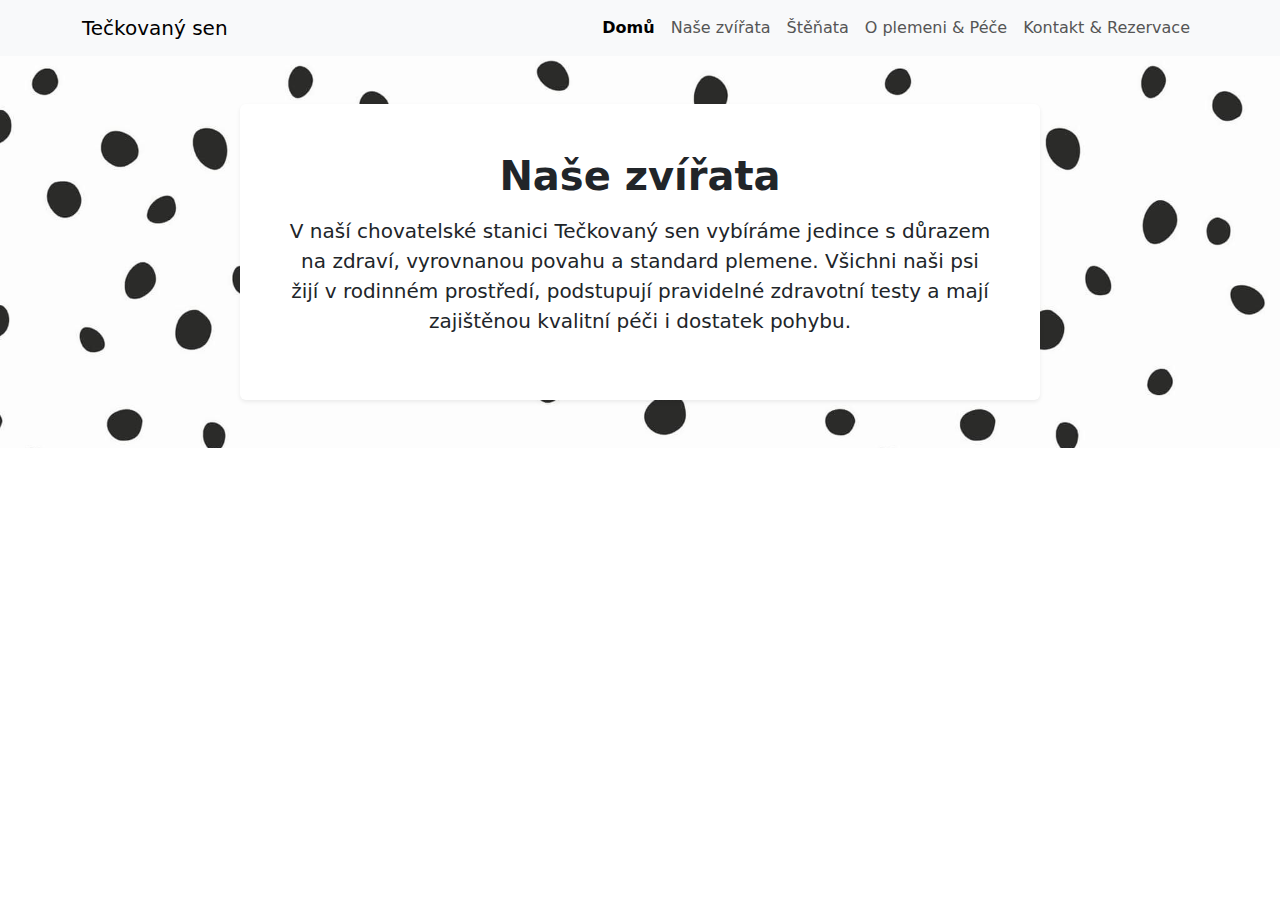
<file: Domů.html>
<!DOCTYPE html>
<html lang="cs">

<head>
  <meta charset="UTF-8">
  <meta name="viewport" content="width=device-width, initial-scale=1.0">
  <title>Naše zvířata | Chovatelská stanice Tečkovaný sen</title>
  <link rel="stylesheet" href="style.css">
  <link href="https://cdn.jsdelivr.net/npm/bootstrap@5.3.8/dist/css/bootstrap.min.css" rel="stylesheet">
</head>

<body>

  <nav class="navbar sticky-top navbar-expand-lg navbar-light bg-light">
    <div class="container">
      <a class="navbar-brand" href="index.html">Tečkovaný sen</a>
      <button class="navbar-toggler" type="button" data-bs-toggle="collapse" data-bs-target="#navbarNav"
        aria-controls="navbarNav" aria-expanded="false" aria-label="Toggle navigation">
        <span class="navbar-toggler-icon"></span>
      </button>
      <div class="collapse navbar-collapse" id="navbarNav">
        <ul class="navbar-nav ms-auto">
          <li class="nav-item">
            <a class="nav-link active" aria-current="page" href="Domů.html">Domů</a>
          </li>
          <li class="nav-item">
            <a class="nav-link" href="nasezvirata.html">Naše zvířata</a>
          </li>
          <li class="nav-item">
            <a class="nav-link" href="stenata.html">Štěňata</a>
          </li>
          <li class="nav-item">
            <a class="nav-link" href="oplemeni-pece.html">O plemeni & Péče</a>
          </li>
          <li class="nav-item">
            <a class="nav-link" href="kontakt-rezervace.html">Kontakt & Rezervace</a>
          </li>
        </ul>
      </div>
    </div>
  </nav>





  <section class="py-5 text-center" style="
  background-image: url('fotky/fleky.jpg'); 
  background-repeat: no-repeat;
  background-size: cover;
  background-position: center;">

    <div class="container">
      <div class="p-5 bg-white rounded shadow-sm" style="max-width: 800px; margin: auto;">
        <h1 class="fw-bold mb-3">Naše zvířata</h1>
        <p class="lead">
          V naší chovatelské stanici <strong>Tečkovaný sen</strong> vybíráme jedince s důrazem na zdraví, vyrovnanou
          povahu a standard plemene.
          Všichni naši psi žijí v rodinném prostředí, podstupují pravidelné zdravotní testy a mají zajištěnou kvalitní
          péči i dostatek pohybu.
        </p>
      </div>
    </div>
  </section>
</file>
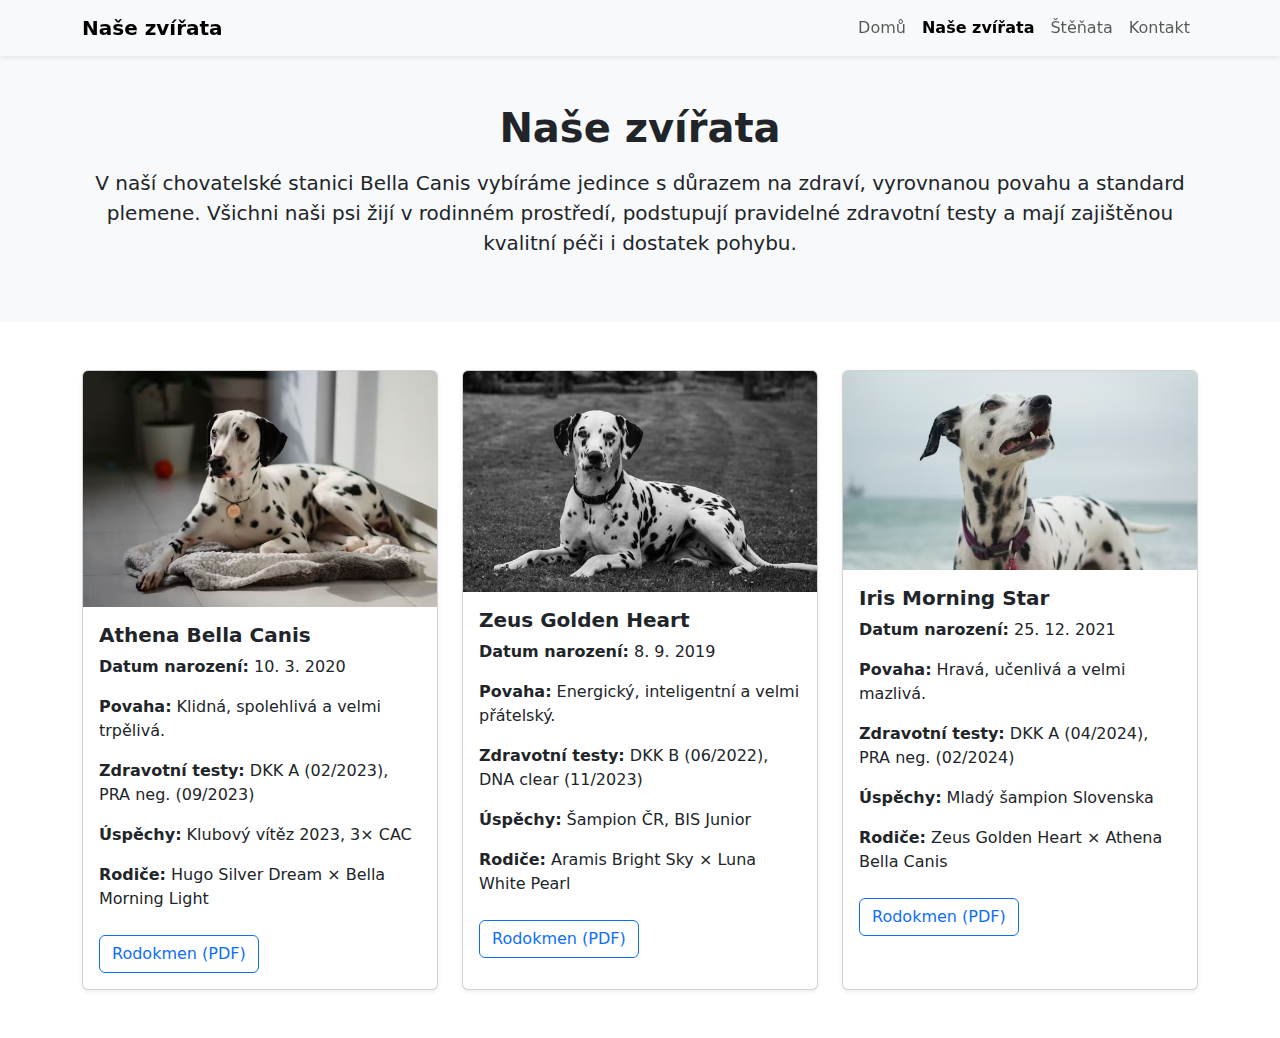
<file: nasezvirata.html>
<!DOCTYPE html>
<html lang="cs">
<head>
    <meta charset="UTF-8">
    <meta name="viewport" content="width=device-width, initial-scale=1.0">
    <title>Naše zvířata | Chovatelská stanice </title>
    <link href="https://cdn.jsdelivr.net/npm/bootstrap@5.3.8/dist/css/bootstrap.min.css" rel="stylesheet">
</head>
<body>


<nav class="navbar navbar-expand-lg navbar-light bg-light shadow-sm sticky-top">
  <div class="container">
    <a class="navbar-brand fw-bold" href="index.html">Naše zvířata</a>
    <button class="navbar-toggler" type="button" data-bs-toggle="collapse" data-bs-target="#navbarNav">
      <span class="navbar-toggler-icon"></span>
    </button>
    <div class="collapse navbar-collapse" id="navbarNav">
      <ul class="navbar-nav ms-auto">
        <li class="nav-item"><a class="nav-link" href="index.html">Domů</a></li>
        <li class="nav-item"><a class="nav-link active fw-semibold" href="nase-zvirata.html">Naše zvířata</a></li>
        <li class="nav-item"><a class="nav-link" href="stenata.html">Štěňata</a></li>
        <li class="nav-item"><a class="nav-link" href="kontakt.html">Kontakt</a></li>
      </ul>
    </div>
  </div>
</nav>


<section class="py-5 bg-light text-center">
  <div class="container">
    <h1 class="fw-bold mb-3">Naše zvířata</h1>
    <p class="lead">V naší chovatelské stanici Bella Canis vybíráme jedince s důrazem na zdraví, vyrovnanou povahu a standard plemene. Všichni naši psi žijí v rodinném prostředí, podstupují pravidelné zdravotní testy a mají zajištěnou kvalitní péči i dostatek pohybu.</p>
  </div>
</section>


<section class="py-5">
  <div class="container">
    <div class="row g-4">

  
      <div class="col-md-6 col-lg-4">
        <div class="card h-100 shadow-sm">
          <img src="Athena.avif" class="card-img-top" alt="Athena">
          <div class="card-body">
            <h5 class="card-title fw-bold">Athena Bella Canis</h5>
            <p><strong>Datum narození:</strong> 10. 3. 2020</p>
            <p><strong>Povaha:</strong> Klidná, spolehlivá a velmi trpělivá.</p>
            <p><strong>Zdravotní testy:</strong> DKK A (02/2023), PRA neg. (09/2023)</p>
            <p><strong>Úspěchy:</strong> Klubový vítěz 2023, 3× CAC</p>
            <p><strong>Rodiče:</strong> Hugo Silver Dream × Bella Morning Light</p>
            <a href="docs/athena-rodokmen.pdf" class="btn btn-outline-primary mt-2">Rodokmen (PDF)</a>
          </div>
        </div>
      </div>

   
      <div class="col-md-6 col-lg-4">
        <div class="card h-100 shadow-sm">
          <img src="Zeus.avif" class="card-img-top" alt="Zeus">
          <div class="card-body">
            <h5 class="card-title fw-bold">Zeus Golden Heart</h5>
            <p><strong>Datum narození:</strong> 8. 9. 2019</p>
            <p><strong>Povaha:</strong> Energický, inteligentní a velmi přátelský.</p>
            <p><strong>Zdravotní testy:</strong> DKK B (06/2022), DNA clear (11/2023)</p>
            <p><strong>Úspěchy:</strong> Šampion ČR, BIS Junior</p>
            <p><strong>Rodiče:</strong> Aramis Bright Sky × Luna White Pearl</p>
            <a href="docs/zeus-rodokmen.pdf" class="btn btn-outline-primary mt-2">Rodokmen (PDF)</a>
          </div>
        </div>
      </div>

      <div class="col-md-6 col-lg-4">
        <div class="card h-100 shadow-sm">
          <img src="Iris.avif" class="card-img-top" alt="Iris">
          <div class="card-body">
            <h5 class="card-title fw-bold">Iris Morning Star</h5>
            <p><strong>Datum narození:</strong> 25. 12. 2021</p>
            <p><strong>Povaha:</strong> Hravá, učenlivá a velmi mazlivá.</p>
            <p><strong>Zdravotní testy:</strong> DKK A (04/2024), PRA neg. (02/2024)</p>
            <p><strong>Úspěchy:</strong> Mladý šampion Slovenska</p>
            <p><strong>Rodiče:</strong> Zeus Golden Heart × Athena Bella Canis</p>
            <a href="docs/iris-rodokmen.pdf" class="btn btn-outline-primary mt-2">Rodokmen (PDF)</a>
          </div>
        </div>
      </div>

    </div>
  </div>
</section>



<script src="https://cdn.jsdelivr.net/npm/bootstrap@5.3.8/dist/js/bootstrap.bundle.min.js"></script>
</body>
</html>
</file>
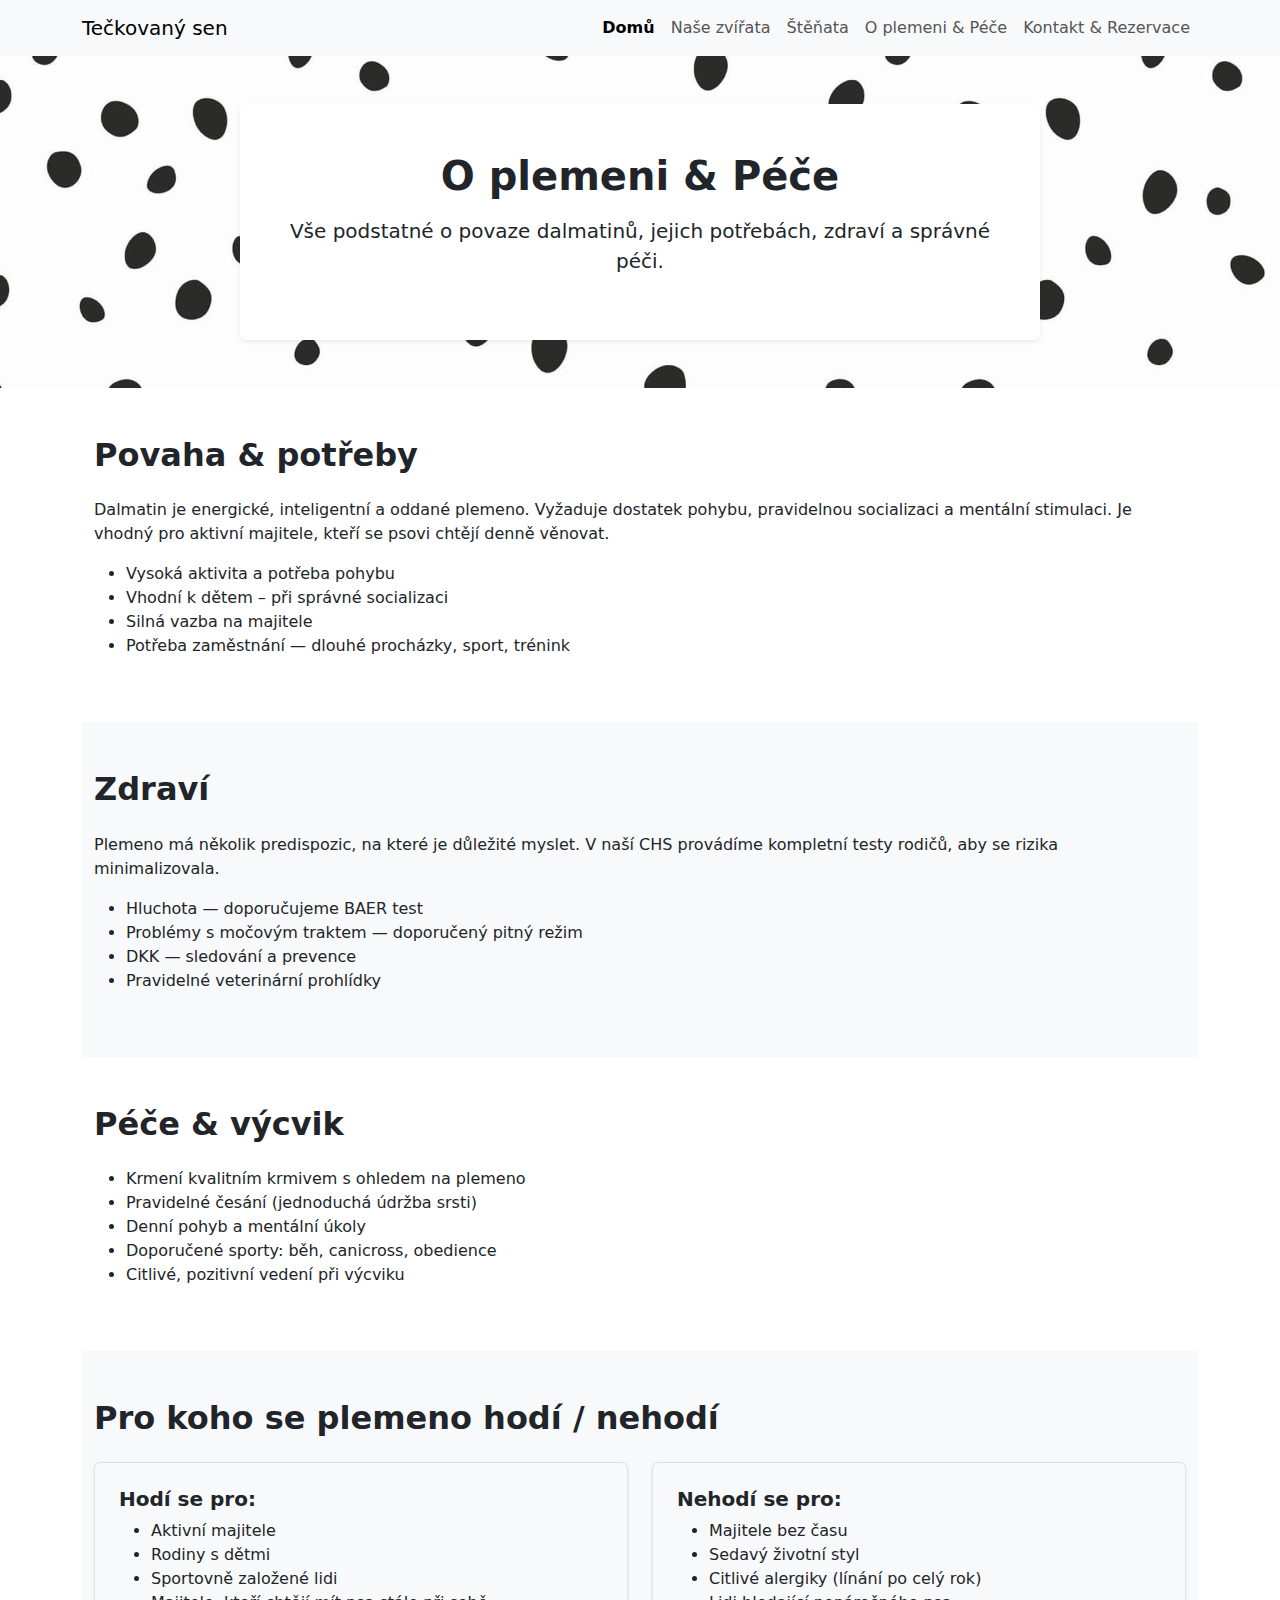
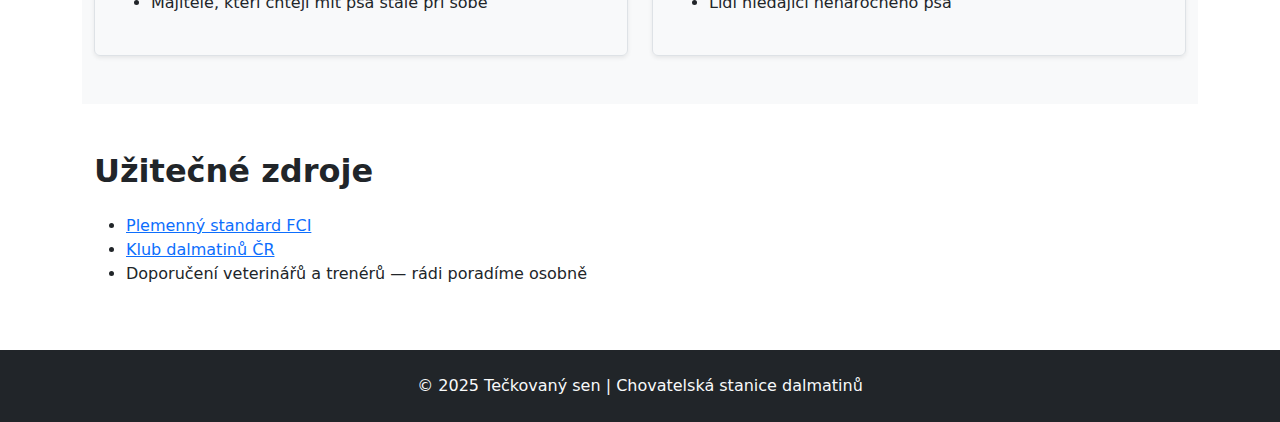
<file: oplemeni-pece.html>
<!DOCTYPE html>
<html lang="cs">

<head>
  <meta charset="UTF-8">
  <meta name="viewport" content="width=device-width, initial-scale=1.0">
  <title>O plemeni & Péče | Tečkovaný sen</title>
  <link rel="stylesheet" href="style.css">
  <link href="https://cdn.jsdelivr.net/npm/bootstrap@5.3.8/dist/css/bootstrap.min.css" rel="stylesheet">
</head>

<body>

  <nav class="navbar sticky-top navbar-expand-lg navbar-light bg-light">
    <div class="container">
      <a class="navbar-brand" href="index.html">Tečkovaný sen</a>
      <button class="navbar-toggler" type="button" data-bs-toggle="collapse" data-bs-target="#navbarNav"
        aria-controls="navbarNav" aria-expanded="false" aria-label="Toggle navigation">
        <span class="navbar-toggler-icon"></span>
      </button>
      <div class="collapse navbar-collapse" id="navbarNav">
        <ul class="navbar-nav ms-auto">
          <li class="nav-item">
            <a class="nav-link active" aria-current="page" href="index.html">Domů</a>
          </li>
          <li class="nav-item">
            <a class="nav-link" href="nasezvirata.html">Naše zvířata</a>
          </li>
          <li class="nav-item">
            <a class="nav-link" href="stenata.html">Štěňata</a>
          </li>
          <li class="nav-item">
            <a class="nav-link" href="oplemeni-pece.html">O plemeni & Péče</a>
          </li>
          <li class="nav-item">
            <a class="nav-link" href="kontakt-rezervace.html">Kontakt & Rezervace</a>
          </li>
        </ul>
      </div>
    </div>
  </nav>

  <section class="py-5 text-center" style="
  background-image: url('fotky/fleky.jpg'); 
  background-repeat: no-repeat;
  background-size: cover;
  background-position: center;">

    <div class="container">
      <div class="p-5 bg-white rounded shadow-sm" style="max-width: 800px; margin: auto;">
        <h1 class="fw-bold mb-3">O plemeni & Péče</h1>
        <p class="lead">
          Vše podstatné o povaze dalmatinů, jejich potřebách, zdraví a správné péči.
        </p>
      </div>
    </div>
  </section>

<div class="obsah-blok">
<div class="container">
  <section class="py-5">
    <div class="container">
      <h2 class="fw-bold mb-4">Povaha & potřeby</h2>
      <p>
        Dalmatin je energické, inteligentní a oddané plemeno. Vyžaduje dostatek pohybu, pravidelnou
        socializaci a mentální stimulaci. Je vhodný pro aktivní majitele, kteří se psovi chtějí denně věnovat.
      </p>

      <ul>
        <li>Vysoká aktivita a potřeba pohybu</li>
        <li>Vhodní k dětem – při správné socializaci</li>
        <li>Silná vazba na majitele</li>
        <li>Potřeba zaměstnání — dlouhé procházky, sport, trénink</li>
      </ul>
    </div>
  </section>



  <section class="py-5 bg-light">
    <div class="container">
      <h2 class="fw-bold mb-4 ">Zdraví</h2>
      <p>
        Plemeno má několik predispozic, na které je důležité myslet. V naší CHS provádíme kompletní testy
        rodičů, aby se rizika minimalizovala.
      </p>

      <ul>
        <li>Hluchota — doporučujeme BAER test</li>
        <li>Problémy s močovým traktem — doporučený pitný režim</li>
        <li>DKK — sledování a prevence</li>
        <li>Pravidelné veterinární prohlídky</li>
      </ul>
    </div>
  </section>


  <section class="py-5">
    <div class="container">
      <h2 class="fw-bold mb-4">Péče & výcvik</h2>
      <ul>
        <li>Krmení kvalitním krmivem s ohledem na plemeno</li>
        <li>Pravidelné česání (jednoduchá údržba srsti)</li>
        <li>Denní pohyb a mentální úkoly</li>
        <li>Doporučené sporty: běh, canicross, obedience</li>
        <li>Citlivé, pozitivní vedení při výcviku</li>
      </ul>
    </div>
  </section>


  <section class="py-5 bg-light">
    <div class="container">
      <h2 class="fw-bold mb-4">Pro koho se plemeno hodí / nehodí</h2>

      <div class="row row-cols-1 row-cols-md-2 g-4">

        <div class="col-md-6">
          <div class="p-4 border rounded  h-100 shadow-sm">
            <h5 class="fw-bold">Hodí se pro:</h5>
            <ul>
              <li>Aktivní majitele</li>
              <li>Rodiny s dětmi</li>
              <li>Sportovně založené lidi</li>
              <li>Majitele, kteří chtějí mít psa stále při sobě</li>
            </ul>
          </div>
        </div>

        <div class="col-md-6">
          <div class="p-4 border rounded  h-100 shadow-sm">
            <h5 class="fw-bold ">Nehodí se pro:</h5>
            <ul>
              <li>Majitele bez času</li>
              <li>Sedavý životní styl</li>
              <li>Citlivé alergiky (línání po celý rok)</li>
              <li>Lidi hledající nenáročného psa</li>
            </ul>
          </div>
        </div>
      </div>

    </div>
  </section>



  <section class="py-5">
    <div class="container">
      <h2 class="fw-bold mb-4">Užitečné zdroje</h2>
      <ul>
        <li><a href="">Plemenný standard FCI</a></li>
        <li><a href="">Klub dalmatinů ČR</a></li>
        <li>Doporučení veterinářů a trenérů — rádi poradíme osobně</li>
      </ul>
    </div>
  </section>
</div> 
</div>
  <footer class="text-center py-4 bg-dark text-light">
    <p class="mb-0">© 2025 Tečkovaný sen | Chovatelská stanice dalmatinů</p>
  </footer>


  <script src="https://cdn.jsdelivr.net/npm/bootstrap@5.3.8/dist/js/bootstrap.bundle.min.js"></script>
</body>

</html>
</file>
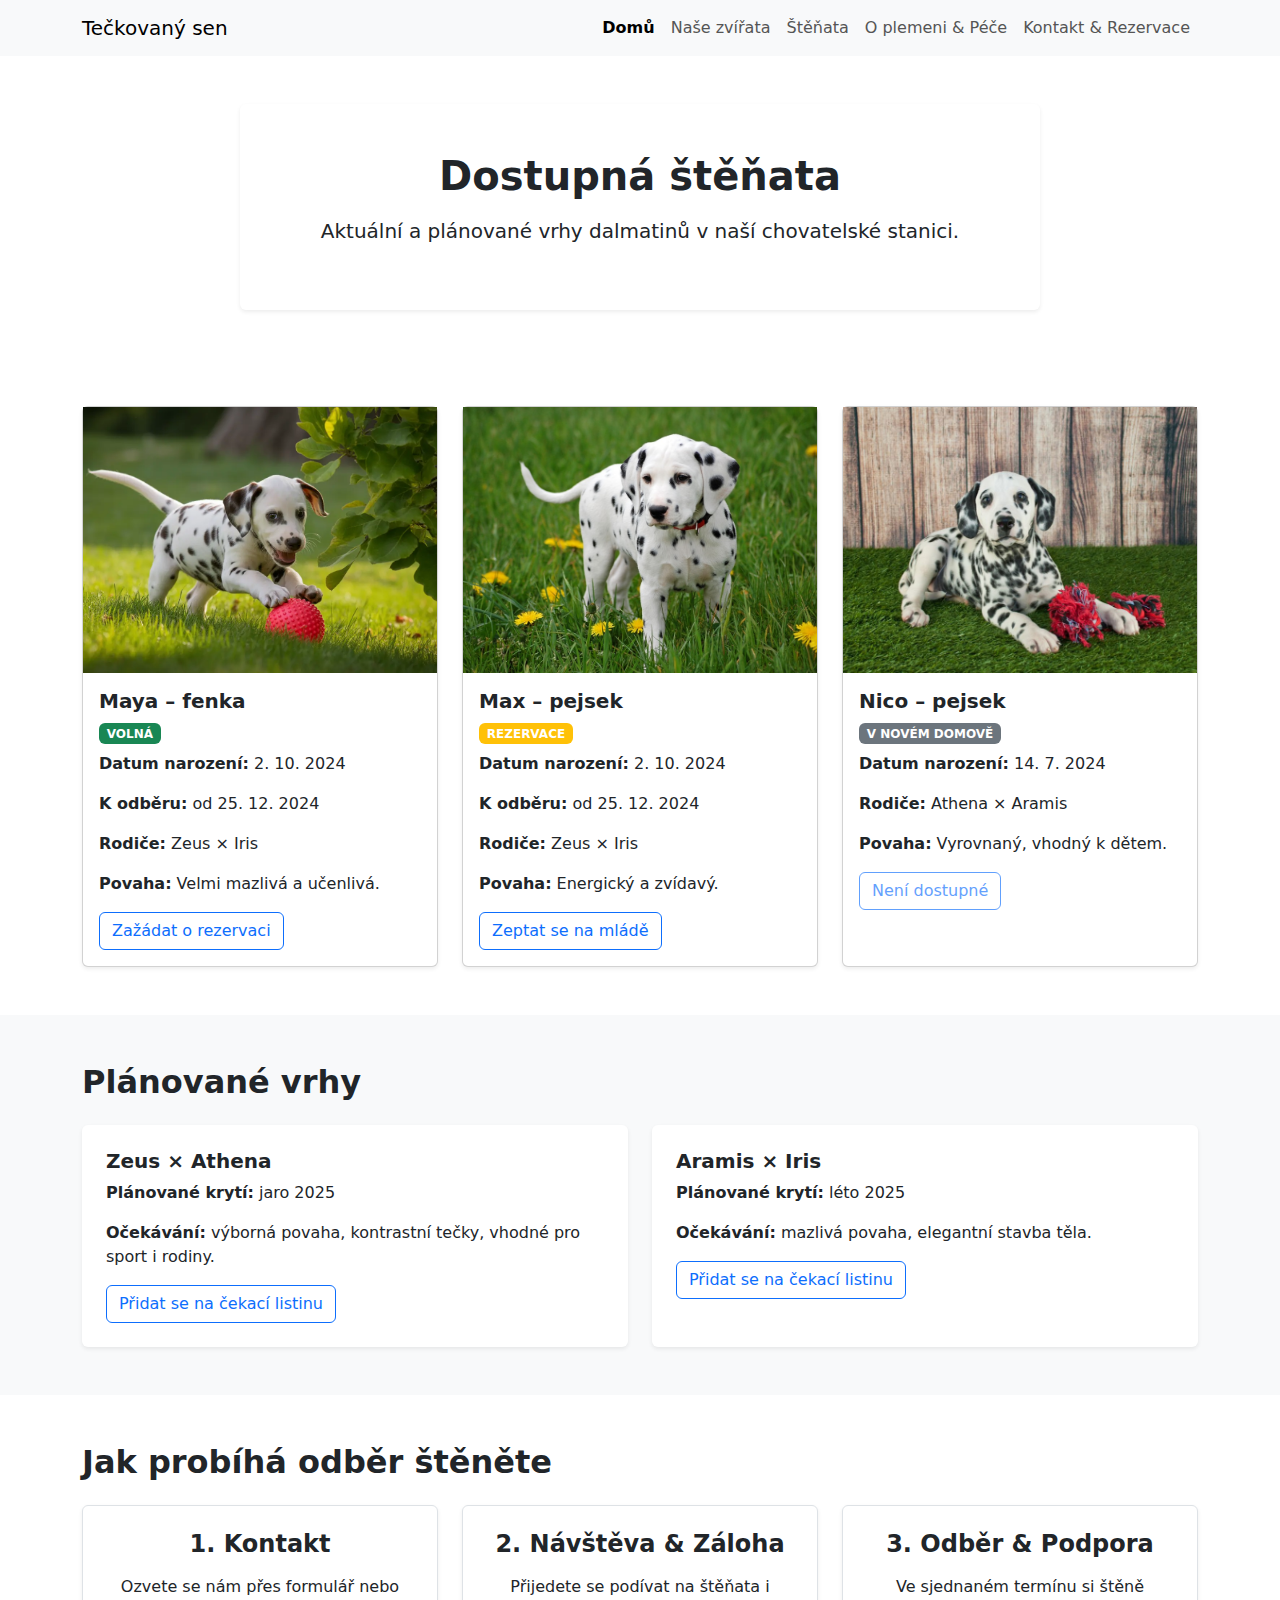
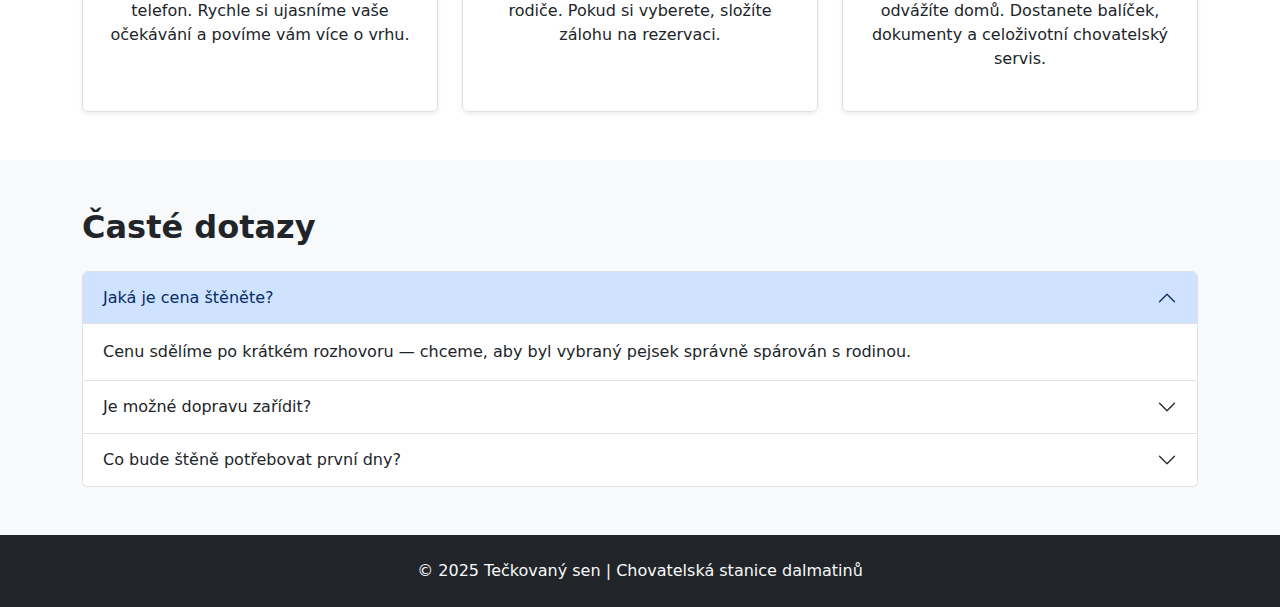
<file: stenata.html>
<!DOCTYPE html>
<html lang="cs">

<head>
  <meta charset="UTF-8">
  <meta name="viewport" content="width=device-width, initial-scale=1.0">
  <title>Štěňata | Chovatelská stanice Tečkovaný sen</title>
  <link rel="stylesheet" href="style.css">
  <link href="https://cdn.jsdelivr.net/npm/bootstrap@5.3.8/dist/css/bootstrap.min.css" rel="stylesheet">
</head>

<body>



  <nav class="navbar sticky-top navbar-expand-lg navbar-light bg-light">
    <div class="container">
      <a class="navbar-brand" href="index.html">Tečkovaný sen</a>
      <button class="navbar-toggler" type="button" data-bs-toggle="collapse" data-bs-target="#navbarNav"
        aria-controls="navbarNav" aria-expanded="false" aria-label="Toggle navigation">
        <span class="navbar-toggler-icon"></span>
      </button>
      <div class="collapse navbar-collapse" id="navbarNav">
        <ul class="navbar-nav ms-auto">
          <li class="nav-item">
            <a class="nav-link active" aria-current="page" href="index.html">Domů</a>
          </li>
          <li class="nav-item">
            <a class="nav-link" href="nasezvirata.html">Naše zvířata</a>
          </li>
          <li class="nav-item">
            <a class="nav-link" href="stenata.html">Štěňata</a>
          </li>
          <li class="nav-item">
            <a class="nav-link" href="oplemeni-pece.html">O plemeni & Péče</a>
          </li>
          <li class="nav-item">
            <a class="nav-link" href="kontakt-rezervace.html">Kontakt & Rezervace</a>
          </li>
        </ul>
      </div>
    </div>
  </nav>


<section class="py-5 text-center sekce">


    <div class="container">
      <div class="p-5 bg-white rounded shadow-sm" style="max-width: 800px; margin: auto;">
        <h1 class="fw-bold mb-3">Dostupná štěňata</h1>
        <p class="lead">
          Aktuální a plánované vrhy dalmatinů v naší chovatelské stanici.
        </p>
      </div>
    </div>
  </section>


  <section class="py-5">
    <div class="container">
      <div class="row g-4">


        <div class="col-md-6 col-lg-4">
          <div class="card h-100 shadow-sm">
            <div class="ratio ratio-4x3">
              <img src="fotky/stene1.webp" class="img-fluid object-fit-cover" alt="Athena">
            </div>
            <div class="card-body">
              <h5 class="card-title fw-bold">Maya – fenka</h5>
              <span class="badge bg-success mb-2">VOLNÁ</span>
              <p><strong>Datum narození:</strong> 2. 10. 2024</p>
              <p><strong>K odběru:</strong> od 25. 12. 2024</p>
              <p><strong>Rodiče:</strong> Zeus × Iris</p>
              <p><strong>Povaha:</strong> Velmi mazlivá a učenlivá.</p>
              <a href="" class="btn btn-outline-primary ">Zažádat o rezervaci</a>
            </div>
          </div>
        </div>


        <div class="col-md-6 col-lg-4">
          <div class="card h-100 shadow-sm">
            <div class="ratio ratio-4x3">
              <img src="fotky/stene2.jpeg" class="img-fluid object-fit-cover" alt="Zeus">
            </div>
            <div class="card-body">
              <h5 class="card-title fw-bold">Max – pejsek</h5>
              <span class="badge bg-warning mb-2">REZERVACE</span>
              <p><strong>Datum narození:</strong> 2. 10. 2024</p>
              <p><strong>K odběru:</strong> od 25. 12. 2024</p>
              <p><strong>Rodiče:</strong> Zeus × Iris</p>
              <p><strong>Povaha:</strong> Energický a zvídavý.</p>
              <a href="" class="btn btn-outline-primary">Zeptat se na mládě</a>
            </div>
          </div>
        </div>


        <div class="col-md-6 col-lg-4">
          <div class="card h-100 shadow-sm">
            <div class="ratio ratio-4x3">
              <img src="fotky/stene3.jpg" class="img-fluid object-fit-cover" alt="Iris">
            </div>
            <div class="card-body">
              <h5 class="card-title fw-bold">Nico – pejsek</h5>
              <span class="badge bg-secondary mb-2">V NOVÉM DOMOVĚ</span>
              <p><strong>Datum narození:</strong> 14. 7. 2024</p>
              <p><strong>Rodiče:</strong> Athena × Aramis</p>
              <p><strong>Povaha:</strong> Vyrovnaný, vhodný k dětem.</p>
              <a href="" class="btn btn-outline-primary disabled">Není dostupné</a>
            </div>
          </div>
        </div>

      </div>
    </div>
  </section>





  <section class="py-5 bg-light">
    <div class="container">
      <h2 class="fw-bold mb-4">Plánované vrhy</h2>


      <div class="row row-cols-1 row-cols-md-2 g-4">

        <div class="col-md-6">
          <div class="p-4 bg-white rounded shadow-sm h-100">
            <h5 class="fw-bold">Zeus × Athena</h5>
            <p><strong>Plánované krytí:</strong> jaro 2025</p>
            <p><strong>Očekávání:</strong> výborná povaha, kontrastní tečky, vhodné pro sport i rodiny.</p>
            <a href="kontakt-rezervace.html" class="btn btn-outline-primary">Přidat se na čekací listinu</a>
          </div>
        </div>


        <div class="col-md-6">
          <div class="p-4 bg-white rounded shadow-sm h-100">
            <h5 class="fw-bold">Aramis × Iris</h5>
            <p><strong>Plánované krytí:</strong> léto 2025</p>
            <p><strong>Očekávání:</strong> mazlivá povaha, elegantní stavba těla.</p>
            <a href="kontakt-rezervace.html" class="btn btn-outline-primary">Přidat se na čekací listinu</a>
          </div>
        </div>

      </div>
    </div>
  </section>


  <section class="py-5 ">
    <div class="container">
      <h2 class="fw-bold mb-4 ">Jak probíhá odběr štěněte</h2>

      <div class="row row-cols-1 row-cols-md-3 g-4">

        <div class="col-md-4">
          <div class="p-4 border rounded text-center h-100 shadow-sm">
            <h4 class="fw-bold mb-3">1. Kontakt</h4>
            <p>Ozvete se nám přes formulář nebo telefon. Rychle si ujasníme vaše očekávání a povíme vám více o vrhu.</p>
          </div>
        </div>

        <div class="col-md-4">
          <div class="p-4 border rounded text-center h-100 shadow-sm">
            <h4 class="fw-bold mb-3">2. Návštěva & Záloha</h4>
            <p>Přijedete se podívat na štěňata i rodiče. Pokud si vyberete, složíte zálohu na rezervaci.</p>
          </div>
        </div>

        <div class="col-md-4">
          <div class="p-4 border rounded text-center h-100 shadow-sm">
            <h4 class="fw-bold mb-3">3. Odběr & Podpora</h4>
            <p>Ve sjednaném termínu si štěně odvážíte domů. Dostanete balíček, dokumenty a celoživotní chovatelský
              servis.</p>
          </div>
        </div>


      </div>
  </section>




  <section class="py-5  bg-light">
    <div class="container">
      <h2 class="fw-bold mb-4">Časté dotazy</h2>

      <div class="accordion" id="accordionExample">
        <div class="accordion-item">
          <h2 class="accordion-header">
            <button class="accordion-button" type="button" data-bs-toggle="collapse" data-bs-target="#collapseOne"
              aria-expanded="true" aria-controls="collapseOne">
              Jaká je cena štěněte?
            </button>
          </h2>
          <div id="collapseOne" class="accordion-collapse collapse show" data-bs-parent="#accordionExample">
            <div class="accordion-body">
              Cenu sdělíme po krátkém rozhovoru — chceme, aby byl vybraný pejsek správně spárován s rodinou.
            </div>
          </div>
        </div>
        <div class="accordion-item">
          <h2 class="accordion-header">
            <button class="accordion-button collapsed" type="button" data-bs-toggle="collapse"
              data-bs-target="#collapseTwo" aria-expanded="false" aria-controls="collapseTwo">
              Je možné dopravu zařídit?
            </button>
          </h2>
          <div id="collapseTwo" class="accordion-collapse collapse" data-bs-parent="#accordionExample">
            <div class="accordion-body">
              Ano, po domluvě pomůžeme s bezpečnou dopravou nebo doporučíme ověřené přepravce.
            </div>
          </div>
        </div>
        <div class="accordion-item">
          <h2 class="accordion-header">
            <button class="accordion-button collapsed" type="button" data-bs-toggle="collapse"
              data-bs-target="#collapseThree" aria-expanded="false" aria-controls="collapseThree">
              Co bude štěně potřebovat první dny?
            </button>
          </h2>
          <div id="collapseThree" class="accordion-collapse collapse" data-bs-parent="#accordionExample">
            <div class="accordion-body">
              Základní výbavu pošleme dopředu – pelíšek, misky, krmivo, obojek, hračky. Rádi vám poradíme.
            </div>
          </div>
        </div>
      </div>
  </section>


  
  <footer class="text-center py-4 bg-dark text-light">
    <p class="mb-0">© 2025 Tečkovaný sen | Chovatelská stanice dalmatinů</p>
  </footer>

  <script src="https://cdn.jsdelivr.net/npm/bootstrap@5.3.8/dist/js/bootstrap.bundle.min.js"></script>
</body>

</html>
</file>
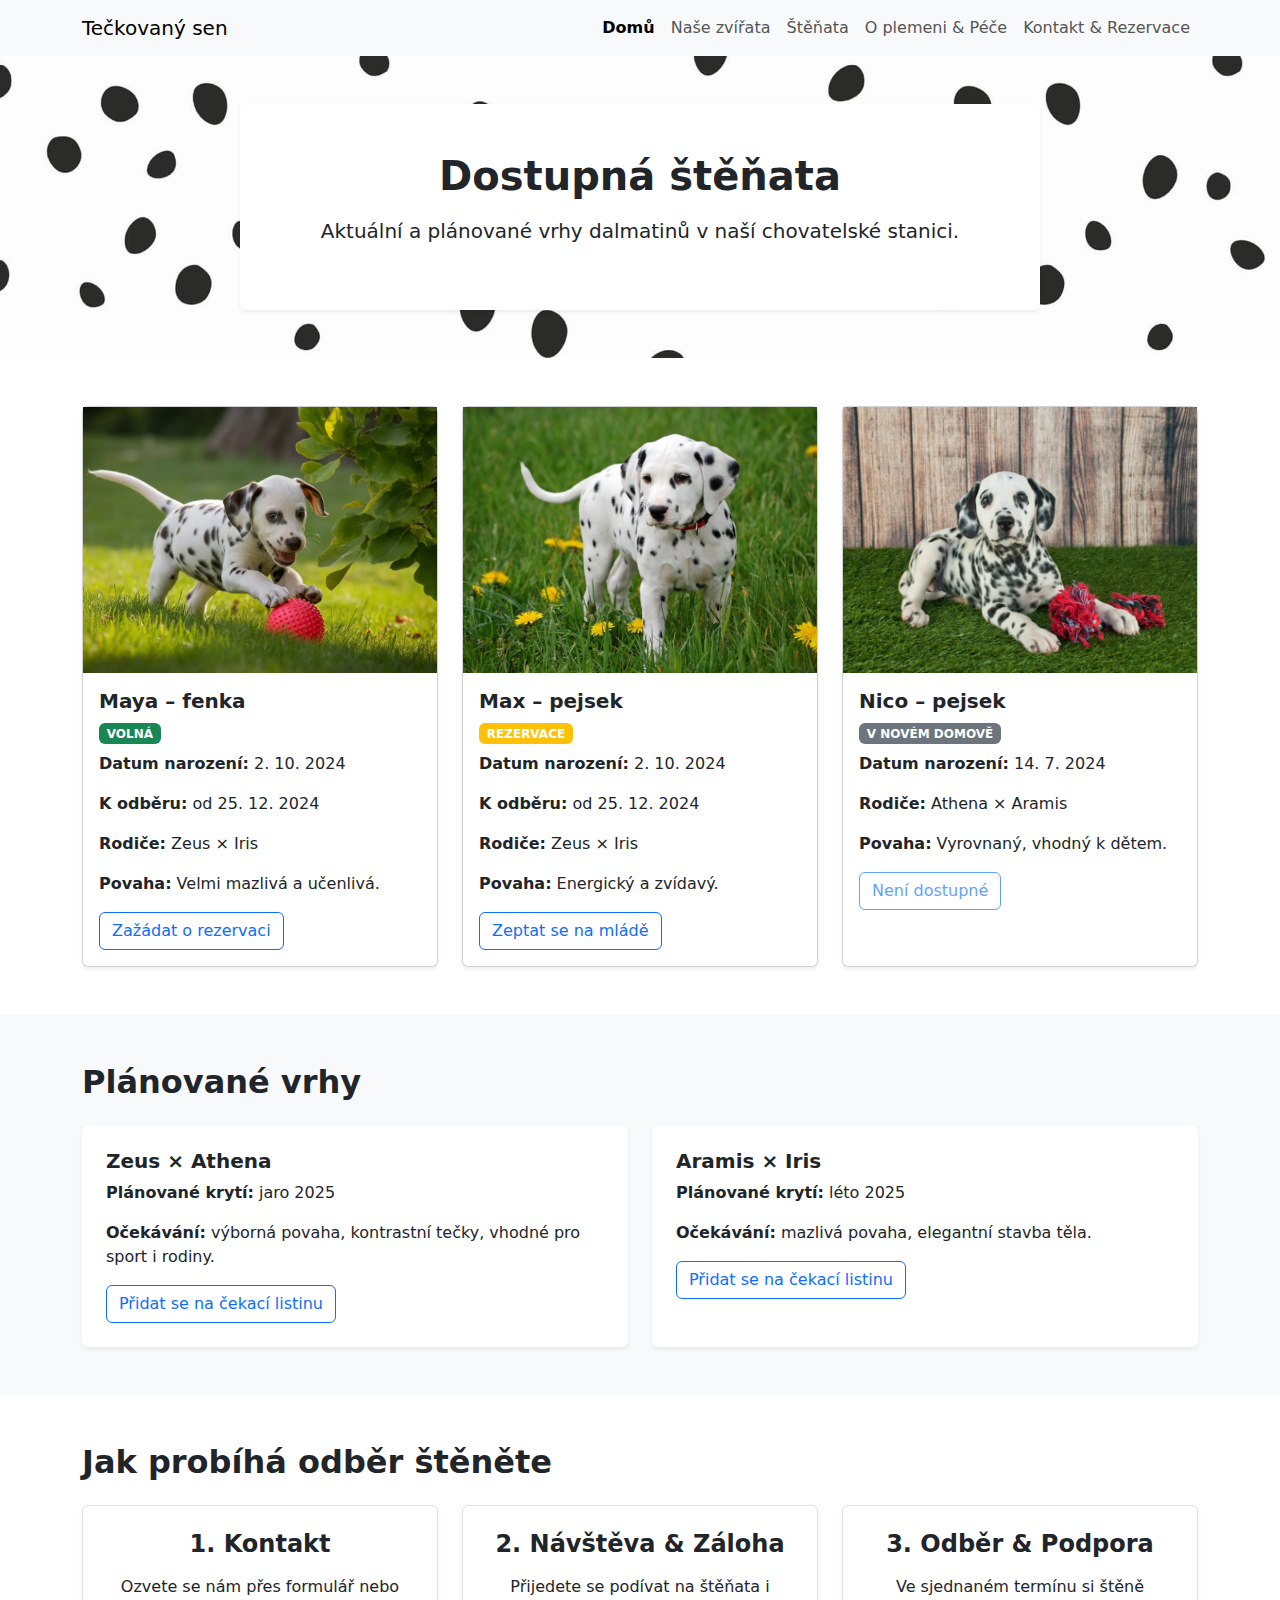
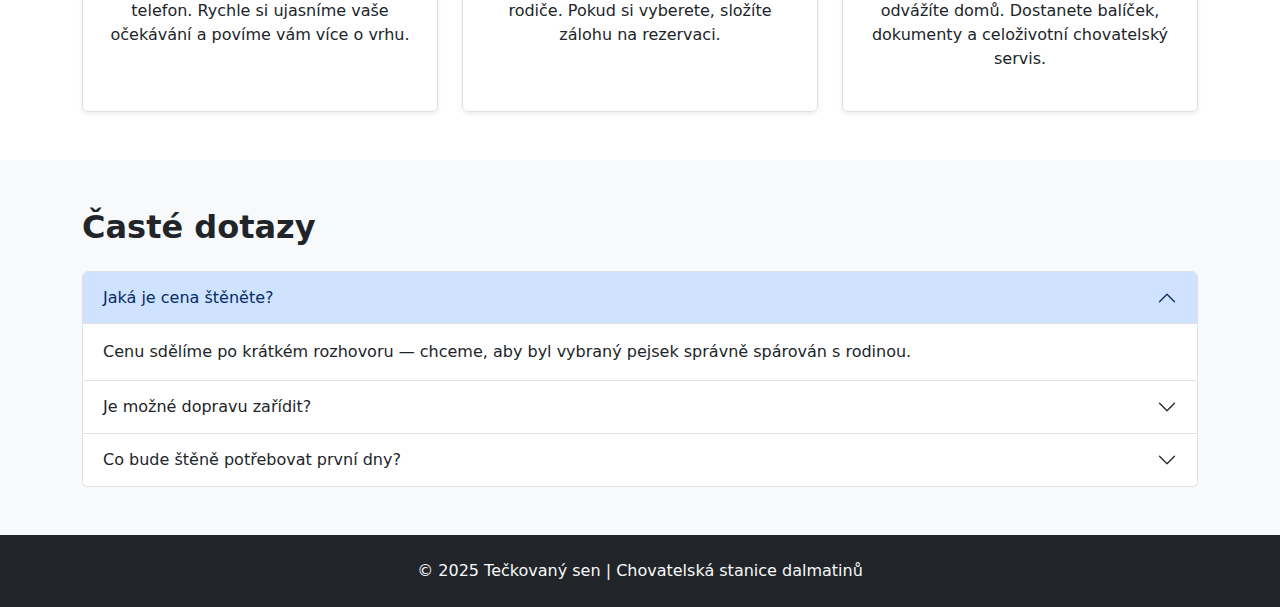
<file: Nasezvirata/stenata.html>
<!DOCTYPE html>
<html lang="cs">

<head>
  <meta charset="UTF-8">
  <meta name="viewport" content="width=device-width, initial-scale=1.0">
  <title>Štěňata | Chovatelská stanice Tečkovaný sen</title>
  <link rel="stylesheet" href="style.css">
  <link href="https://cdn.jsdelivr.net/npm/bootstrap@5.3.8/dist/css/bootstrap.min.css" rel="stylesheet">
</head>

<body>



  <nav class="navbar sticky-top navbar-expand-lg navbar-light bg-light">
    <div class="container">
      <a class="navbar-brand" href="index.html">Tečkovaný sen</a>
      <button class="navbar-toggler" type="button" data-bs-toggle="collapse" data-bs-target="#navbarNav"
        aria-controls="navbarNav" aria-expanded="false" aria-label="Toggle navigation">
        <span class="navbar-toggler-icon"></span>
      </button>
      <div class="collapse navbar-collapse" id="navbarNav">
        <ul class="navbar-nav ms-auto">
          <li class="nav-item">
            <a class="nav-link active" aria-current="page" href="index.html">Domů</a>
          </li>
          <li class="nav-item">
            <a class="nav-link" href="nasezvirata.html">Naše zvířata</a>
          </li>
          <li class="nav-item">
            <a class="nav-link" href="stenata.html">Štěňata</a>
          </li>
          <li class="nav-item">
            <a class="nav-link" href="oplemeni-pece.html">O plemeni & Péče</a>
          </li>
          <li class="nav-item">
            <a class="nav-link" href="kontakt-rezervace.html">Kontakt & Rezervace</a>
          </li>
        </ul>
      </div>
    </div>
  </nav>


  <section class="py-5 text-center sekce">


    <div class="container">
      <div class="p-5 bg-white rounded shadow-sm nahled">
        <h1 class="fw-bold mb-3">Dostupná štěňata</h1>
        <p class="lead">
          Aktuální a plánované vrhy dalmatinů v naší chovatelské stanici.
        </p>
      </div>
    </div>
  </section>


  <section class="py-5">
    <div class="container">
      <div class="row g-4">


        <div class="col-md-6 col-lg-4">
          <div class="card h-100 shadow-sm">
            <div class="ratio ratio-4x3">
              <img src="fotky/stene1.webp" class="img-fluid object-fit-cover" alt="Athena">
            </div>
            <div class="card-body">
              <h5 class="card-title fw-bold">Maya – fenka</h5>
              <span class="badge bg-success mb-2">VOLNÁ</span>
              <p><strong>Datum narození:</strong> 2. 10. 2024</p>
              <p><strong>K odběru:</strong> od 25. 12. 2024</p>
              <p><strong>Rodiče:</strong> Zeus × Iris</p>
              <p><strong>Povaha:</strong> Velmi mazlivá a učenlivá.</p>
              <a href="" class="btn btn-outline-primary ">Zažádat o rezervaci</a>
            </div>
          </div>
        </div>


        <div class="col-md-6 col-lg-4">
          <div class="card h-100 shadow-sm">
            <div class="ratio ratio-4x3">
              <img src="fotky/stene2.jpeg" class="img-fluid object-fit-cover" alt="Zeus">
            </div>
            <div class="card-body">
              <h5 class="card-title fw-bold">Max – pejsek</h5>
              <span class="badge bg-warning mb-2">REZERVACE</span>
              <p><strong>Datum narození:</strong> 2. 10. 2024</p>
              <p><strong>K odběru:</strong> od 25. 12. 2024</p>
              <p><strong>Rodiče:</strong> Zeus × Iris</p>
              <p><strong>Povaha:</strong> Energický a zvídavý.</p>
              <a href="" class="btn btn-outline-primary">Zeptat se na mládě</a>
            </div>
          </div>
        </div>


        <div class="col-md-6 col-lg-4">
          <div class="card h-100 shadow-sm">
            <div class="ratio ratio-4x3">
              <img src="fotky/stene3.jpg" class="img-fluid object-fit-cover" alt="Iris">
            </div>
            <div class="card-body">
              <h5 class="card-title fw-bold">Nico – pejsek</h5>
              <span class="badge bg-secondary mb-2">V NOVÉM DOMOVĚ</span>
              <p><strong>Datum narození:</strong> 14. 7. 2024</p>
              <p><strong>Rodiče:</strong> Athena × Aramis</p>
              <p><strong>Povaha:</strong> Vyrovnaný, vhodný k dětem.</p>
              <a href="" class="btn btn-outline-primary disabled">Není dostupné</a>
            </div>
          </div>
        </div>

      </div>
    </div>
  </section>





  <section class="py-5 bg-light">
    <div class="container">
      <h2 class="fw-bold mb-4">Plánované vrhy</h2>


      <div class="row row-cols-1 row-cols-md-2 g-4">

        <div class="col-md-6">
          <div class="p-4 bg-white rounded shadow-sm h-100">
            <h5 class="fw-bold">Zeus × Athena</h5>
            <p><strong>Plánované krytí:</strong> jaro 2025</p>
            <p><strong>Očekávání:</strong> výborná povaha, kontrastní tečky, vhodné pro sport i rodiny.</p>
            <a href="kontakt-rezervace.html" class="btn btn-outline-primary">Přidat se na čekací listinu</a>
          </div>
        </div>


        <div class="col-md-6">
          <div class="p-4 bg-white rounded shadow-sm h-100">
            <h5 class="fw-bold">Aramis × Iris</h5>
            <p><strong>Plánované krytí:</strong> léto 2025</p>
            <p><strong>Očekávání:</strong> mazlivá povaha, elegantní stavba těla.</p>
            <a href="kontakt-rezervace.html" class="btn btn-outline-primary">Přidat se na čekací listinu</a>
          </div>
        </div>

      </div>
    </div>
  </section>


<section class="py-5 ">
  <div class="container">
    <h2 class="fw-bold mb-4 ">Jak probíhá odběr štěněte</h2>

    <div class="row row-cols-1 row-cols-md-3 g-4">

      <div class="col-md-4">
        <div class="p-4 border rounded text-center h-100 shadow-sm">
          <h4 class="fw-bold mb-3">1. Kontakt</h4>
          <p>Ozvete se nám přes formulář nebo telefon. Rychle si ujasníme vaše očekávání a povíme vám více o vrhu.</p>
        </div>
      </div>

      <div class="col-md-4">
        <div class="p-4 border rounded text-center h-100 shadow-sm">
          <h4 class="fw-bold mb-3">2. Návštěva & Záloha</h4>
          <p>Přijedete se podívat na štěňata i rodiče. Pokud si vyberete, složíte zálohu na rezervaci.</p>
        </div>
      </div>

      <div class="col-md-4">
        <div class="p-4 border rounded text-center h-100 shadow-sm">
          <h4 class="fw-bold mb-3">3. Odběr & Podpora</h4>
          <p>Ve sjednaném termínu si štěně odvážíte domů. Dostanete balíček, dokumenty a celoživotní chovatelský
            servis.</p>
        </div>
      </div>


    </div>
  </div>
</section>




  <section class="py-5  bg-light">
    <div class="container">
      <h2 class="fw-bold mb-4">Časté dotazy</h2>

      <div class="accordion" id="accordionExample">
        <div class="accordion-item">
          <h2 class="accordion-header">
            <button class="accordion-button" type="button" data-bs-toggle="collapse" data-bs-target="#collapseOne"
              aria-expanded="true" aria-controls="collapseOne">
              Jaká je cena štěněte?
            </button>
          </h2>
          <div id="collapseOne" class="accordion-collapse collapse show" data-bs-parent="#accordionExample">
            <div class="accordion-body">
              Cenu sdělíme po krátkém rozhovoru — chceme, aby byl vybraný pejsek správně spárován s rodinou.
            </div>
          </div>
        </div>
        <div class="accordion-item">
          <h2 class="accordion-header">
            <button class="accordion-button collapsed" type="button" data-bs-toggle="collapse"
              data-bs-target="#collapseTwo" aria-expanded="false" aria-controls="collapseTwo">
              Je možné dopravu zařídit?
            </button>
          </h2>
          <div id="collapseTwo" class="accordion-collapse collapse" data-bs-parent="#accordionExample">
            <div class="accordion-body">
              Ano, po domluvě pomůžeme s bezpečnou dopravou nebo doporučíme ověřené přepravce.
            </div>
          </div>
        </div>
        <div class="accordion-item">
          <h2 class="accordion-header">
            <button class="accordion-button collapsed" type="button" data-bs-toggle="collapse"
              data-bs-target="#collapseThree" aria-expanded="false" aria-controls="collapseThree">
              Co bude štěně potřebovat první dny?
            </button>
          </h2>
          <div id="collapseThree" class="accordion-collapse collapse" data-bs-parent="#accordionExample">
            <div class="accordion-body">
              Základní výbavu pošleme dopředu – pelíšek, misky, krmivo, obojek, hračky. Rádi vám poradíme.
            </div>
          </div>
        </div>
      </div>
    </div>
  </section>



  <footer class="text-center py-4 bg-dark text-light">
    <p class="mb-0">© 2025 Tečkovaný sen | Chovatelská stanice dalmatinů</p>
  </footer>

  <script src="https://cdn.jsdelivr.net/npm/bootstrap@5.3.8/dist/js/bootstrap.bundle.min.js"></script>
</body>

</html>
</file>
<file: style.css>
.navbar .nav-link {
  color: #555; 
  transition: color 0.3s ease, text-shadow 0.3s ease;
}

.navbar .nav-link:hover {
  color: #000; 
  text-shadow: 0 0 8px #000000, 0 0 16px #000000; 
}

.navbar .nav-link.active {
  color: #000000;
  font-weight: 600;
}
</file>
<file: Nasezvirata/style.css>
.navbar .nav-link {
   color: #555;
   transition: color 0.3s ease, text-shadow 0.3s ease;
 }

 .navbar .nav-link:hover {
   color: #000;
   text-shadow: 0 0 8px #000000, 0 0 16px #000000;
 }

 .navbar .nav-link.active {
   color: #000000;
   font-weight: 600;
 }

 .galerie img {
   height: 200px;
   object-fit: cover;
   width: 100%;
 }

 
 .sekce {
  background-image: url('fotky/fleky.jpg');
  background-repeat: no-repeat;
  background-size: cover;
  background-position: center;
}


  .nahled  {
  max-width: 800px;
  margin:auto;
 }


 
  .profil  {
   width: 80px;
 }


.formular  {
   max-width: 800px;
 }
</file>
